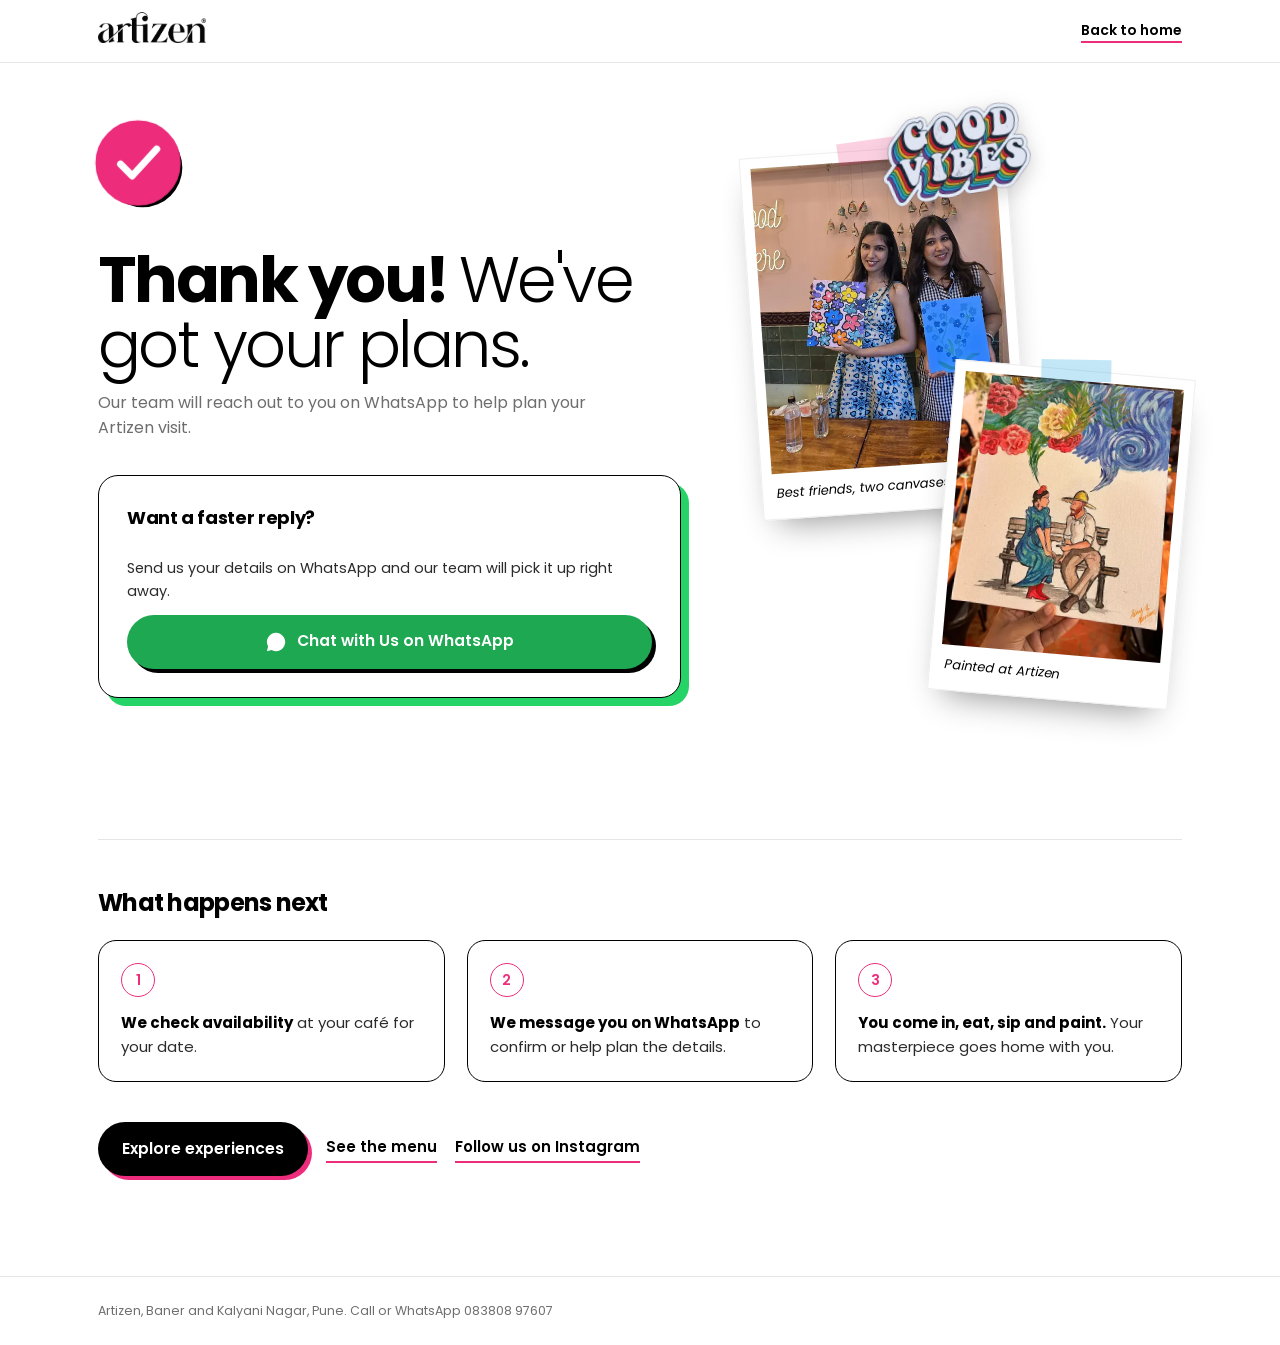
<file: thank-you/index.html>
<!doctype html>
<html lang="en">
<head>
<meta charset="utf-8">
<meta name="viewport" content="width=device-width, initial-scale=1, viewport-fit=cover">
<title>Thank you | Artizen</title>
<meta name="robots" content="noindex">
<meta name="theme-color" content="#FFFFFF">
  <link rel="icon" type="image/png" href="../favicon.png">
  <link rel="apple-touch-icon" href="../favicon.png">
<link rel="preconnect" href="https://fonts.googleapis.com">
<link rel="preconnect" href="https://fonts.gstatic.com" crossorigin>
<link href="https://fonts.googleapis.com/css2?family=Poppins:wght@300;400;500;600;700;800&display=swap" rel="stylesheet">
<!-- LIVE BUILD: Meta Pixel and Google tag go here. This page load is the conversion:
     fbq('track','Lead') and the Google Ads conversion event fire once, below. -->
<style>
:root{--pink:#ED2D7B;--blush:#FFEAF2;--blue:#2BA8E0;--ink:#000;--text:#2B2B2B;--soft:#6E6E6E;--line:#E6E6E6;--wall:#FAFAFA;--g:20px}
*{box-sizing:border-box;margin:0;padding:0}
body{font-family:'Poppins',system-ui,sans-serif;color:var(--text);background:#fff;line-height:1.6;overflow-x:hidden}
a{color:inherit;text-decoration:none}
:focus-visible{outline:2px solid var(--pink);outline-offset:3px;border-radius:6px}
.wrap{max-width:1000px;margin:0 auto;padding:0 var(--g)}
header{border-bottom:1px solid var(--line)}
header .wrap{height:62px;display:flex;align-items:center;justify-content:space-between}
header img{height:31px;width:auto}
.back{font-size:14px;font-weight:600;color:var(--ink);border-bottom:2px solid var(--pink)}
main{padding:48px 0 80px;position:relative}
.splash{display:none;position:absolute;right:-140px;top:-40px;width:420px;z-index:-1;opacity:.9}
@media (min-width:860px){.splash{display:block}}
.tick{width:140px;height:140px;margin:-26px 0 -12px -30px}
.tick svg{width:100%;height:100%;overflow:visible}
.tick circle,.tick path{transform-box:fill-box;transform-origin:center}
.tick .ring{fill:none;stroke:var(--pink);stroke-width:5;stroke-linecap:round;stroke-dasharray:214;stroke-dashoffset:214;transform:rotate(-90deg);animation:ringDraw .6s .1s cubic-bezier(.6,0,.3,1) forwards}
.tick .fill{fill:var(--pink);transform:scale(0);animation:fillIn .45s .6s cubic-bezier(.3,1.6,.5,1) forwards}
.tick .shadow{fill:#000;opacity:0;animation:fadeIn .3s .8s forwards}
.tick .check{fill:none;stroke:#fff;stroke-width:6;stroke-linecap:round;stroke-linejoin:round;stroke-dasharray:50;stroke-dashoffset:50;animation:checkDraw .4s 1s cubic-bezier(.6,0,.3,1) forwards,checkLoop 4s 2.4s ease-in-out infinite}
.tick svg{animation:bounce 4s 2.4s ease-in-out infinite;cursor:pointer}
.tick .dot{opacity:0;animation:burst .8s 1.05s cubic-bezier(.2,.8,.3,1) forwards}
.tick .ripple{fill:none;stroke:var(--pink);stroke-width:2;opacity:0;animation:ripple 2.6s 1.6s ease-out infinite}
.tick .ripple.r2{animation-delay:2.9s}
@keyframes ringDraw{to{stroke-dashoffset:0}}
@keyframes checkLoop{0%,8%{stroke-dashoffset:0}14%{stroke-dashoffset:50}26%,100%{stroke-dashoffset:0}}
@keyframes bounce{0%,10%,40%,100%{transform:none}16%{transform:scale(.9) rotate(-6deg)}24%{transform:scale(1.08) rotate(4deg)}32%{transform:scale(1)}}
@keyframes fillIn{to{transform:scale(1)}}
@keyframes fadeIn{to{opacity:1}}
@keyframes checkDraw{to{stroke-dashoffset:0}}
@keyframes burst{0%{opacity:1;transform:translate(0,0) scale(.4)}60%{opacity:1}100%{opacity:0;transform:translate(var(--dx),var(--dy)) scale(1)}}
@keyframes ripple{0%{opacity:.55;transform:scale(1)}100%{opacity:0;transform:scale(1.7)}}
@keyframes pop{from{transform:scale(.4) rotate(-20deg);opacity:0}to{transform:none;opacity:1}}
@keyframes draw{to{stroke-dashoffset:0}}
h1{font-size:clamp(36px,9.5vw,64px);font-weight:700;letter-spacing:-.04em;line-height:1.02;color:var(--ink);margin:26px 0 12px}
h1 .soft{font-weight:300}
.lead{font-size:16px;color:var(--soft);max-width:34em}
.grid{display:grid;gap:26px;margin-top:34px}
.visual{display:none}
.pol{position:absolute;background:#fff;padding:10px 10px 0;box-shadow:0 18px 34px -16px rgba(0,0,0,.45);border:1px solid #EEE}
.pol img{display:block;width:100%;aspect-ratio:4/5;object-fit:cover}
.pol figcaption{font-size:13px;font-style:italic;color:var(--ink);padding:10px 4px 14px}
.pol .tape{position:absolute;top:-11px;left:50%;width:70px;height:22px;transform:translateX(-50%) rotate(-4deg);background:rgba(237,45,123,.22)}
.pol .tape.b{background:rgba(43,168,224,.28)}
.p1{width:62%;left:0;top:30px;transform:rotate(-4deg)}
.p2{width:56%;right:0;top:250px;transform:rotate(5deg)}
.visual .stk{position:absolute;width:150px;left:30%;top:-10px;transform:rotate(-8deg);filter:drop-shadow(0 6px 10px rgba(0,0,0,.18));z-index:2}
.card{border:1.5px solid var(--ink);border-radius:20px;background:#fff;padding:22px}
.summary{box-shadow:8px 8px 0 var(--blush)}
.card h2{font-size:18px;letter-spacing:-.02em;color:var(--ink);margin-bottom:12px}
dl div{display:grid;grid-template-columns:110px 1fr;gap:10px;font-size:14.5px;padding:10px 0;border-bottom:1px solid var(--line)}
dl div:last-child{border-bottom:0}
dt{font-weight:600;color:var(--ink)}
.wa{box-shadow:8px 8px 0 #25D366;display:flex;flex-direction:column;gap:12px}
.wa p{font-size:14.5px}
.btn{display:inline-flex;align-items:center;justify-content:center;gap:10px;min-height:54px;padding:0 24px;border-radius:999px;font-weight:600;font-size:15.5px;background:#000;color:#fff;box-shadow:4px 4px 0 var(--pink);transition:transform .15s,box-shadow .15s}
.btn:hover{transform:translate(-1px,-1px);box-shadow:6px 6px 0 var(--pink)}
.btn.green{background:#1DA851;box-shadow:4px 4px 0 #000}
.btn svg{width:22px;height:22px}
.preview{background:#E7F8EE;border-radius:14px 14px 14px 4px;padding:12px 14px;font-size:13.5px;color:#0b3d22;white-space:pre-line;line-height:1.5}
.preview-label{font-size:12px;color:var(--soft)}
.next{margin-top:44px}
.next h2{font-size:24px;letter-spacing:-.03em;color:var(--ink);margin-bottom:14px}
.steps{list-style:none;display:grid;gap:12px;counter-reset:s}
.next h2{margin-bottom:18px}
.steps li{counter-increment:s;display:grid;grid-template-columns:34px 1fr;gap:12px;align-items:start;font-size:15px}
.steps li::before{content:counter(s);width:32px;height:32px;border-radius:50%;border:1.5px solid var(--pink);color:var(--pink);font-weight:600;display:grid;place-items:center;font-size:14px}
.steps b{color:var(--ink)}
.more{display:flex;gap:18px;flex-wrap:wrap;align-items:center;margin-top:36px}
.textlink{font-weight:600;font-size:15px;color:var(--ink);border-bottom:2px solid var(--pink);padding-bottom:2px}
.empty{display:none}
body.no-data .summary,body.no-data .preview-wrap{display:none}
#confetti{position:fixed;inset:0;width:100%;height:100%;pointer-events:none;z-index:50}
footer{border-top:1px solid var(--line);padding:24px 0;font-size:12.5px;color:var(--soft)}
@media (min-width:960px){
  :root{--g:48px}
  main{padding:56px 0 100px}
  .wrap{max-width:1180px}
  .top{display:grid;grid-template-columns:1.15fr .85fr;gap:70px;align-items:start}
  .grid{grid-template-columns:1fr;gap:28px;max-width:600px}
  .visual{height:600px}
  .card{padding:28px}
  .visual{display:block;position:sticky;top:40px;height:640px}
  .splash{display:none!important}
  .next{margin-top:80px;padding-top:44px;border-top:1px solid var(--line)}
  .steps{grid-template-columns:repeat(3,1fr);gap:22px}
  .steps li{grid-template-columns:1fr;gap:14px;border:1.5px solid var(--ink);border-radius:18px;padding:22px;background:#fff}
  .more{margin-top:40px}
}

@media (prefers-reduced-motion:reduce){.tick .ripple{display:none}}
</style>
</head>
<body>
<canvas id="confetti" aria-hidden="true"></canvas>
<header><div class="wrap"><a href="/" aria-label="Artizen home"><img src="[data-uri]" alt="artizen" width="109" height="31"></a><a class="back" href="/">Back to home</a></div></header>

<main>
  <svg class="splash" viewBox="0 0 400 400" aria-hidden="true"><path d="M210 40c60 0 130 40 140 110 8 60-30 90-20 140 6 34-30 60-80 50-40-8-60 10-110-4-60-16-100-70-90-130 10-70 70-80 90-120 14-30 40-46 70-46z" fill="#FFEAF2"/><circle cx="350" cy="70" r="12" fill="#ED2D7B"/><circle cx="70" cy="330" r="7" fill="#2BA8E0"/></svg>
  <div class="wrap top">
   <div class="left">
    <div class="tick" aria-hidden="true"><svg viewBox="0 0 120 120">
  <circle class="ripple" cx="60" cy="60" r="34"/>
  <circle class="ripple r2" cx="60" cy="60" r="34"/>
  <circle class="dot" cx="60" cy="60" r="6.5" fill="#ED2D7B" style="--dx:52.0px;--dy:0.0px"/><circle class="dot" cx="60" cy="60" r="5" fill="#2BA8E0" style="--dx:36.8px;--dy:36.8px"/><circle class="dot" cx="60" cy="60" r="6.5" fill="#FFD166" style="--dx:0.0px;--dy:52.0px"/><circle class="dot" cx="60" cy="60" r="5" fill="#000" style="--dx:-36.8px;--dy:36.8px"/><circle class="dot" cx="60" cy="60" r="6.5" fill="#ED2D7B" style="--dx:-52.0px;--dy:0.0px"/><circle class="dot" cx="60" cy="60" r="5" fill="#2BA8E0" style="--dx:-36.8px;--dy:-36.8px"/><circle class="dot" cx="60" cy="60" r="6.5" fill="#FFD166" style="--dx:-0.0px;--dy:-52.0px"/><circle class="dot" cx="60" cy="60" r="5" fill="#000" style="--dx:36.8px;--dy:-36.8px"/>
  <circle class="shadow" cx="64" cy="64" r="34"/>
  <circle class="fill" cx="60" cy="60" r="34"/>
  <circle class="ring" cx="60" cy="60" r="34"/>
  <path class="check" d="M45 61l10 10 21-23"/>
</svg></div>
    <h1 id="title">Thank you! <span class="soft">We've got your plans.</span></h1>
    <p class="lead" id="lead">Our team will reach out to you on WhatsApp to help plan your Artizen visit.</p>

    <div class="grid">
      <section class="card summary" aria-labelledby="sumh">
        <h2 id="sumh">Your details</h2>
        <dl id="details"></dl>
      </section>

      <section class="card wa" aria-labelledby="wah">
        <h2 id="wah">Want a faster reply?</h2>
        <p>Send us your details on WhatsApp and our team will pick it up right away.</p>
        <div class="preview-wrap">
          <p class="preview-label">Your message will read:</p>
          <p class="preview" id="preview"></p>
        </div>
        <a class="btn green" id="waBtn" href="#" target="_blank" rel="noopener">
          <svg viewBox="0 0 24 24" fill="currentColor"><path d="M12 2a10 10 0 0 0-8.6 15l-1.4 5 5.1-1.3A10 10 0 1 0 12 2zm4.5 12.1c-.2-.1-1.5-.7-1.7-.8s-.4-.1-.6.1-.7.8-.8 1-.3.2-.5.1a6.7 6.7 0 0 1-3.3-2.9c-.3-.4.3-.4.7-1.3.1-.2 0-.3 0-.4l-.8-1.8c-.2-.5-.4-.4-.6-.4h-.5a1 1 0 0 0-.7.3 3 3 0 0 0-.9 2.2 5.2 5.2 0 0 0 1.1 2.7 11.8 11.8 0 0 0 4.5 4c1.7.7 2.3.8 3.2.6a2.7 2.7 0 0 0 1.8-1.3 2.2 2.2 0 0 0 .2-1.3c-.1-.1-.2-.2-.4-.3z"/></svg>
          Chat with Us on WhatsApp
        </a>
      </section>
    </div>
   </div>
   <div class="visual" aria-hidden="true">
     <figure class="pol p1"><span class="tape"></span><img src="[data-uri]" alt=""><figcaption>Best friends, two canvases</figcaption></figure>
     <figure class="pol p2"><span class="tape b"></span><img src="[data-uri]" alt=""><figcaption>Painted at Artizen</figcaption></figure>
     <img class="stk" src="[data-uri]" alt="">
   </div>
  </div>
  <div class="wrap">
    <section class="next" aria-labelledby="nexth">
      <h2 id="nexth">What happens next</h2>
      <ol class="steps">
        <li><span><b>We check availability</b> at your café for your date.</span></li>
        <li><span><b>We message you on WhatsApp</b> to confirm or help plan the details.</span></li>
        <li><span><b>You come in, eat, sip and paint.</b> Your masterpiece goes home with you.</span></li>
      </ol>
    </section>

    <div class="more">
      <a class="btn" href="/#plans">Explore experiences</a>
      <a class="textlink" href="/#menu">See the menu</a>
      <a class="textlink" href="https://www.instagram.com/artizencafe_india/" target="_blank" rel="noopener">Follow us on Instagram</a>
    </div>
  </div>
</main>

<footer><div class="wrap">Artizen, Baner and Kalyani Nagar, Pune. Call or WhatsApp 083808 97607</div></footer>

<script>
const WHATSAPP_NUMBER = "918788052900";

/* Read the details the form saved (or the URL fallback) */
let d = null;
try{ d = JSON.parse(sessionStorage.getItem('artizenLead') || 'null'); }catch(e){}
if(!d){ const p = new URLSearchParams(location.search); if(p.get('name')) d = Object.fromEntries(p.entries()); }

const fmtDate = s => { if(!s) return ''; const [y,m,dd] = s.split('-').map(Number); return new Date(y, m-1, dd).toLocaleDateString('en-GB', { weekday:'short', day:'numeric', month:'short', year:'numeric' }); };
const first = n => (n || '').trim().split(/\s+/)[0];

let msg = "Hi Artizen, I just filled up the form on your website.";
if(d){
  const isEnq = d.type === 'enquiry';
  document.getElementById('title').innerHTML = `Thank you, ${first(d.name).replace(/[<>&"]/g,'')}! <span class="soft">We've got your plans.</span>`;
  if(isEnq) document.getElementById('lead').textContent = `Our team will reach out on WhatsApp to discuss your ${d.occasion}, group size and requirements.`;
  const rows = [['Name', d.name], ['Company', d.company], [isEnq ? 'Event' : 'Occasion', d.occasion], ['Date', fmtDate(d.date)], [isEnq ? 'Group size' : 'Guests', d.guests], ['Café', d.cafe], ['Notes', d.note]].filter(r => r[1]);
  const dl = document.getElementById('details');
  rows.forEach(([k,v]) => { const div = document.createElement('div'); const dt = document.createElement('dt'); dt.textContent = k; const dd = document.createElement('dd'); dd.textContent = v; div.append(dt, dd); dl.append(div); });
  msg += "\n" + rows.map(([k,v]) => `${k}: ${v}`).join("\n");
  /* Conversion fires once per form, not on refresh */
  if(!sessionStorage.getItem('artizenLeadTracked')){
    try{ window.fbq && fbq('track','Lead'); window.gtag && gtag('event','generate_lead'); sessionStorage.setItem('artizenLeadTracked','1'); }catch(e){}
  }
} else {
  document.body.classList.add('no-data');
}
document.getElementById('preview').textContent = msg;
document.getElementById('waBtn').href = `https://wa.me/${WHATSAPP_NUMBER}?text=${encodeURIComponent(msg)}`;
document.getElementById('waBtn').addEventListener('click', () => { try{ window.fbq && fbq('trackCustom','thankyou_whatsapp'); window.gtag && gtag('event','thankyou_whatsapp'); }catch(e){} });

/* Confetti: paint coloured pieces burst from the tick, then fall */
(function(){
  const cv = document.getElementById('confetti'), ctx = cv.getContext('2d');
  const COLS = ['#ED2D7B','#2BA8E0','#FFD166','#000000','#F7B6CF'];
  let parts = [], raf = null;
  function size(){ const d = Math.min(devicePixelRatio || 1, 2); cv.width = innerWidth * d; cv.height = innerHeight * d; ctx.setTransform(d,0,0,d,0,0); }
  size(); addEventListener('resize', size);
  const small = () => innerWidth < 700;
  /* dir: centre angle of the spray; spread: how wide; speed: launch force */
  function burst(x, y, n, dir = -Math.PI/2, spread = Math.PI * 1.4, speed = 1){
    const k = small() ? .8 : 1;
    for(let i = 0; i < n; i++){
      const a = dir + (Math.random() - .5) * spread, s = (6 + Math.random() * 9) * speed;
      parts.push({ x, y, vx: Math.cos(a) * s, vy: Math.sin(a) * s, w: (6 + Math.random() * 6) * k, h: (8 + Math.random() * 8) * k, g: small() ? .17 : .25,
        r: Math.random() * 6, vr: (Math.random() - .5) * .35, c: COLS[i % COLS.length], round: Math.random() < .3, life: 0 });
    }
    if(!raf) raf = requestAnimationFrame(tick);
  }
  function rain(n){ for(let i = 0; i < n; i++) setTimeout(() => burst(Math.random() * innerWidth, -10, 1, Math.PI/2, 1.2, .35), i * 22); }
  function tick(){
    ctx.clearRect(0, 0, innerWidth, innerHeight);
    parts.forEach(p => {
      p.vy += p.g; p.vx *= .985; p.vy *= .985; p.x += p.vx + Math.sin(p.life / 9) * .6; p.y += p.vy; p.r += p.vr; p.life++;
      ctx.save(); ctx.translate(p.x, p.y); ctx.rotate(p.r); ctx.fillStyle = p.c;
      ctx.globalAlpha = Math.max(0, 1 - p.life / (small() ? 340 : 260));
      if(p.round){ ctx.beginPath(); ctx.arc(0, 0, p.w / 2, 0, Math.PI * 2); ctx.fill(); }
      else ctx.fillRect(-p.w / 2, -p.h / 2, p.w, p.h * Math.abs(Math.cos(p.life / 8)));
      ctx.restore();
    });
    parts = parts.filter(p => p.y < innerHeight + 40 && p.life < 340);
    if(parts.length) raf = requestAnimationFrame(tick); else { raf = null; ctx.clearRect(0, 0, innerWidth, innerHeight); }
  }
  const tk = document.querySelector('.tick svg');
  const fromTick = n => { const r = tk.getBoundingClientRect(); burst(r.left + r.width / 2, r.top + r.height / 2, n); };
  function party(){
    if(small()){
      /* Phones: two party poppers from the bottom corners, a small burst from the tick, then a soft rain */
      const H = innerHeight, W = innerWidth, sp = Math.sqrt(H / 700) * 1.75;
      burst(-5, H + 5, 70, -Math.PI/2 + .45, .55, sp);
      burst(W + 5, H + 5, 70, -Math.PI/2 - .45, .55, sp);
      fromTick(30);
      setTimeout(() => rain(60), 500);
    } else {
      fromTick(90); rain(70);
    }
  }
  setTimeout(party, 1350);
  tk.addEventListener('click', party);
})();
</script>
</body>
</html>
</file>
